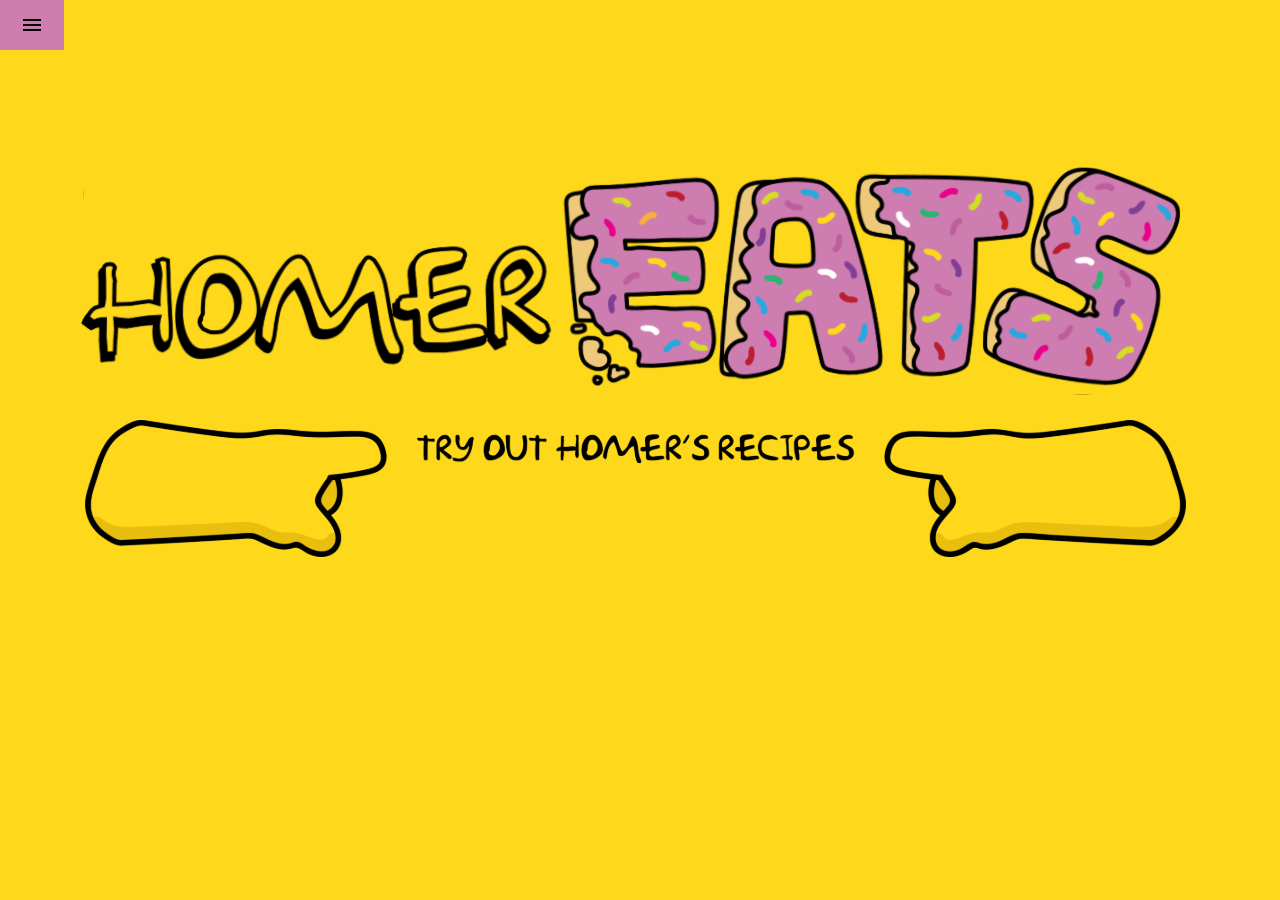
<file: index.html>
<!DOCTYPE html>
<html lang="en">
<head>
    <meta charset="UTF-8">
    <meta name="viewport" content="width=device-width, initial-scale=1.0">
    <link rel="stylesheet" href="stylesheet.css">
    <title>Homer Eats</title>
</head>
<body>
    <header>
      <nav>
            <ul class="sidebar">
                <li onclick=hidesidebar()><a href="#"><svg xmlns="http://www.w3.org/2000/svg" height="24" viewBox="0 -960 960 960" width="24"><path d="m256-200-56-56 224-224-224-224 56-56 224 224 224-224 56 56-224 224 224 224-56 56-224-224-224 224Z"/></svg></a></li>
                <li><a href="index.html">Home</a></li>
                <li><a href="recipes.html">Recipes</a></li>
                <li><a href="askhomer.html">Ask Homer</a></li>
                <li><a href="about.html">About</a></li>
            </ul>
            <ul> 
                <li onclick=showsidebar()><a href="#"><svg xmlns="http://www.w3.org/2000/svg" height="24" viewBox="0 -960 960 960" width="24"><path d="M120-240v-80h720v80H120Zm0-200v-80h720v80H120Zm0-200v-80h720v80H120Z"/></svg></a></li>
            </ul>
        </nav>
        </header>

        <section class="biglogo">
            <img src="./pictures/homereatslogo.svg">
        </section>

        <section class="underlogo">
            <a href="recipes.html"><img src="./pictures/tryoutrecipe1.svg"></a>
        </section>


        <script>
            function showsidebar(){
                const sidebar = document.querySelector('.sidebar')
                sidebar.style.display = "flex"
            }
            function hidesidebar(){
               const sidebar = document.querySelector('.sidebar')
                sidebar.style.display = "none" 
            }
        </script>
</body>
</html>
</file>
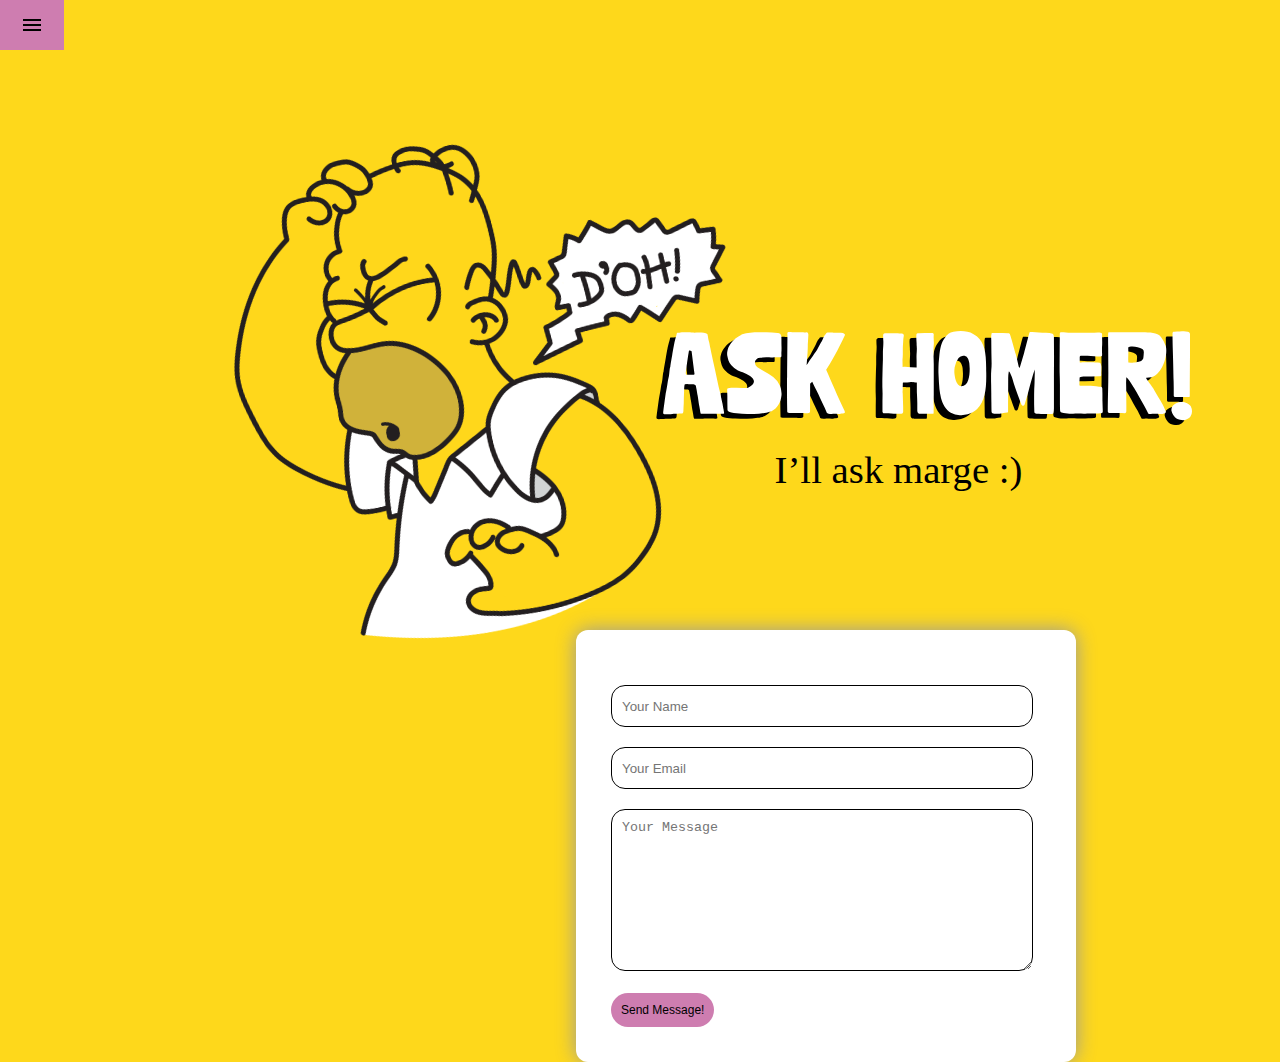
<file: askhomer.html>
<!DOCTYPE html>
<html lang="en">
<head>
    <meta charset="UTF-8">
    <meta name="viewport" content="width=device-width, initial-scale=1.0">
    <link rel="stylesheet" href="stylesheet-askhomer.css">
    <title>Homer Eats</title>
    <style></style>
</head>
<body>
    <header>
      <nav>
            <ul class="sidebar">
                <li onclick=hidesidebar()><a href="#"><svg xmlns="http://www.w3.org/2000/svg" height="24" viewBox="0 -960 960 960" width="24"><path d="m256-200-56-56 224-224-224-224 56-56 224 224 224-224 56 56-224 224 224 224-56 56-224-224-224 224Z"/></svg></a></li>
                <li><a href="index.html">Home</a></li>
                <li><a href="recipes.html">Recipes</a></li>
                <li><a href="askhomer.html">Ask Homer</a></li>
                <li><a href="about.html">About</a></li>
            </ul>
            <ul> 
                <li onclick=showsidebar()><a href="#"><svg xmlns="http://www.w3.org/2000/svg" height="24" viewBox="0 -960 960 960" width="24"><path d="M120-240v-80h720v80H120Zm0-200v-80h720v80H120Zm0-200v-80h720v80H120Z"/></svg></a></li>
            </ul>
        </nav>
        </header>


        <div class="bighomer-entirety">
           

            <div class="biglogo">
                <img src="./pictures/askhomerlogo.svg"></div>


            <div class="contact-box">
                
                <form>
                    <input type="text" class="input-field" placeholder="Your Name">

                    <input type="text" class="input-field" placeholder="Your Email">

                    <textarea type="text" class="input-field texarea-field" placeholder="Your Message"></textarea>

                    <button type="button" class="btn">Send Message!</button>
                </form>
            </div>

        </div> 
            


        <script>
            function showsidebar(){
                const sidebar = document.querySelector('.sidebar')
                sidebar.style.display = "flex"
            }
            function hidesidebar(){
               const sidebar = document.querySelector('.sidebar')
                sidebar.style.display = "none" 
            }
         
        </script>
</body>
</html>
</file>
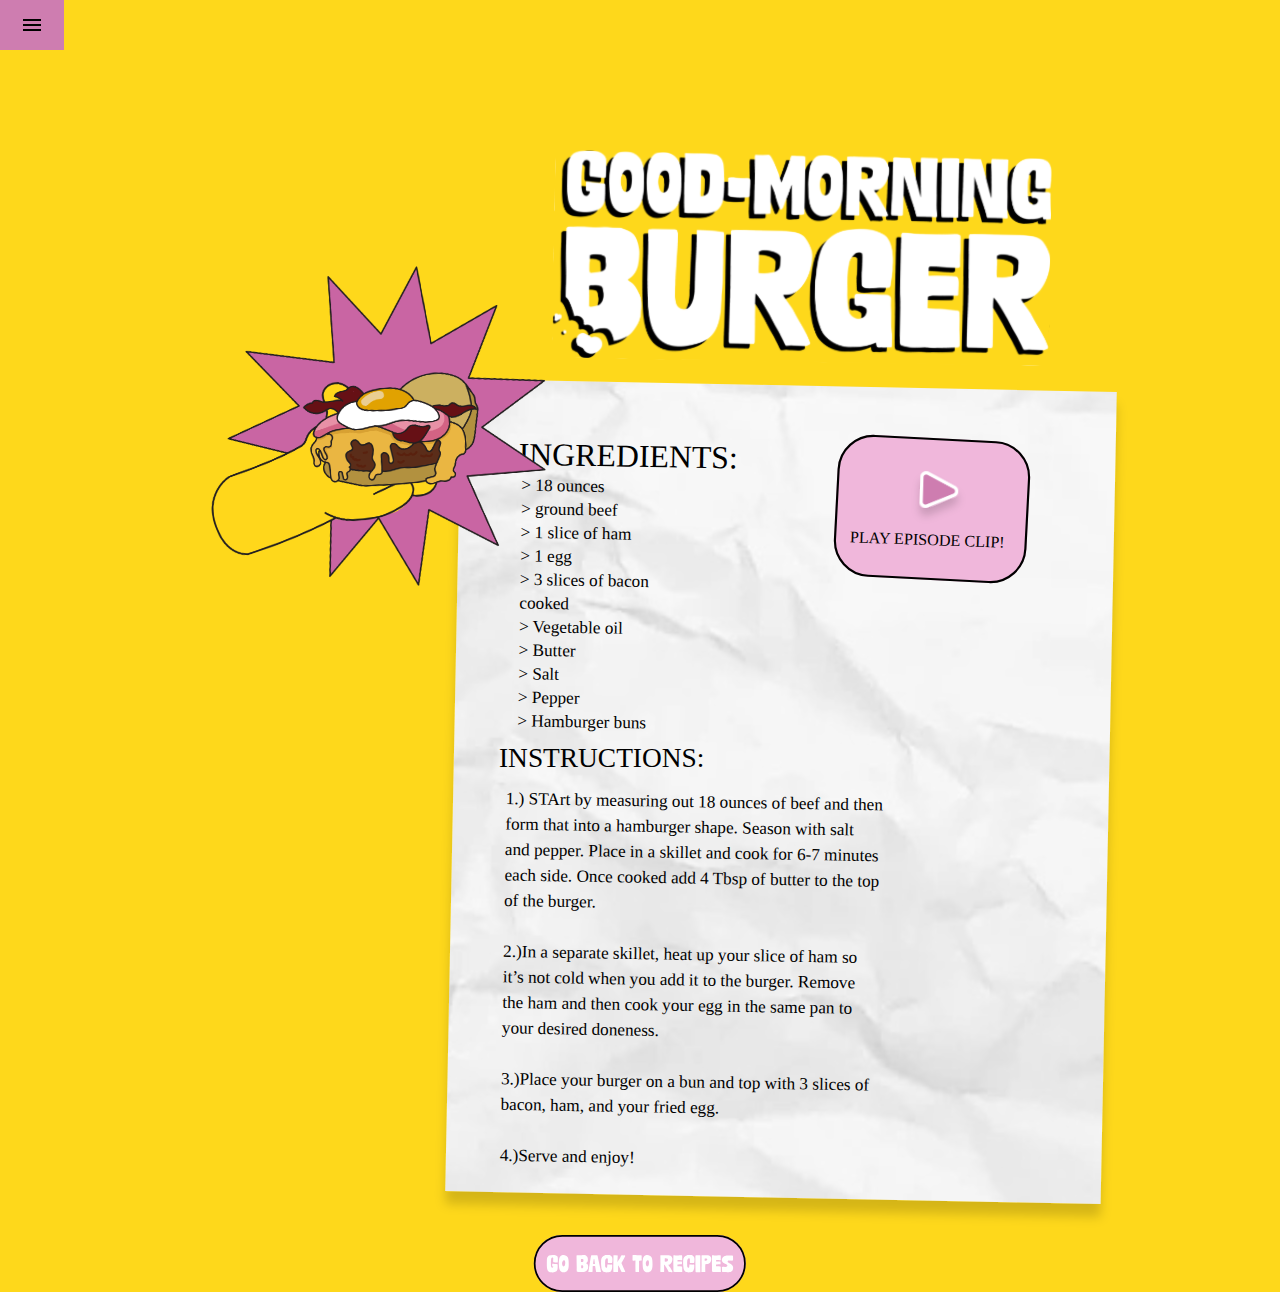
<file: contentpage1.html>
<!DOCTYPE html>
<html lang="en">
<head>
    <meta charset="UTF-8">
    <meta name="viewport" content="width=device-width, initial-scale=1.0">
    <link rel="stylesheet" href="stylesheet-contentpage1.css">
    <title>Homer Eats</title>
    <style></style>
</head>
<body>
    <header>
      <nav>
            <ul class="sidebar">
                <li onclick=hidesidebar()><a href="#"><svg xmlns="http://www.w3.org/2000/svg" height="24" viewBox="0 -960 960 960" width="24"><path d="m256-200-56-56 224-224-224-224 56-56 224 224 224-224 56 56-224 224 224 224-56 56-224-224-224 224Z"/></svg></a></li>
                <li><a href="index.html">Home</a></li>
                <li><a href="recipes.html">Recipes</a></li>
                <li><a href="askhomer.html">Ask Homer</a></li>
                <li><a href="about.html">About</a></li>
            </ul>
            <ul> 
                <li onclick=showsidebar()><a href="#"><svg xmlns="http://www.w3.org/2000/svg" height="24" viewBox="0 -960 960 960" width="24"><path d="M120-240v-80h720v80H120Zm0-200v-80h720v80H120Zm0-200v-80h720v80H120Z"/></svg></a></li>
            </ul>
        </nav>
        </header>


       <div class="entirecontent-gmb">

            
            <div class="big-logo">

            <img src="./pictures/biglogogmb.svg"></div>



            <div class="button1">

            <a href="https://youtu.be/4DcR3MsI0us?si=JlYbn5VAvswkqbty"> <img src="./pictures/playepisodebutton.svg"></div></a>
        
        
        


            <div class="big-img">

            <img src="./pictures/BIGgmb.svg"></div>
        
       

        

            <div class="recipe-list">

            <img src="./pictures/gmblist2.svg"></div>


            <div class="goback">
            <a href="recipes.html"><img src="./pictures/gobackbutton.svg"></div></a>


        </div> 
            


        <script>
            function showsidebar(){
                const sidebar = document.querySelector('.sidebar')
                sidebar.style.display = "flex"
            }
            function hidesidebar(){
               const sidebar = document.querySelector('.sidebar')
                sidebar.style.display = "none" 
            }
         
        </script>
</body>
</html>
</file>
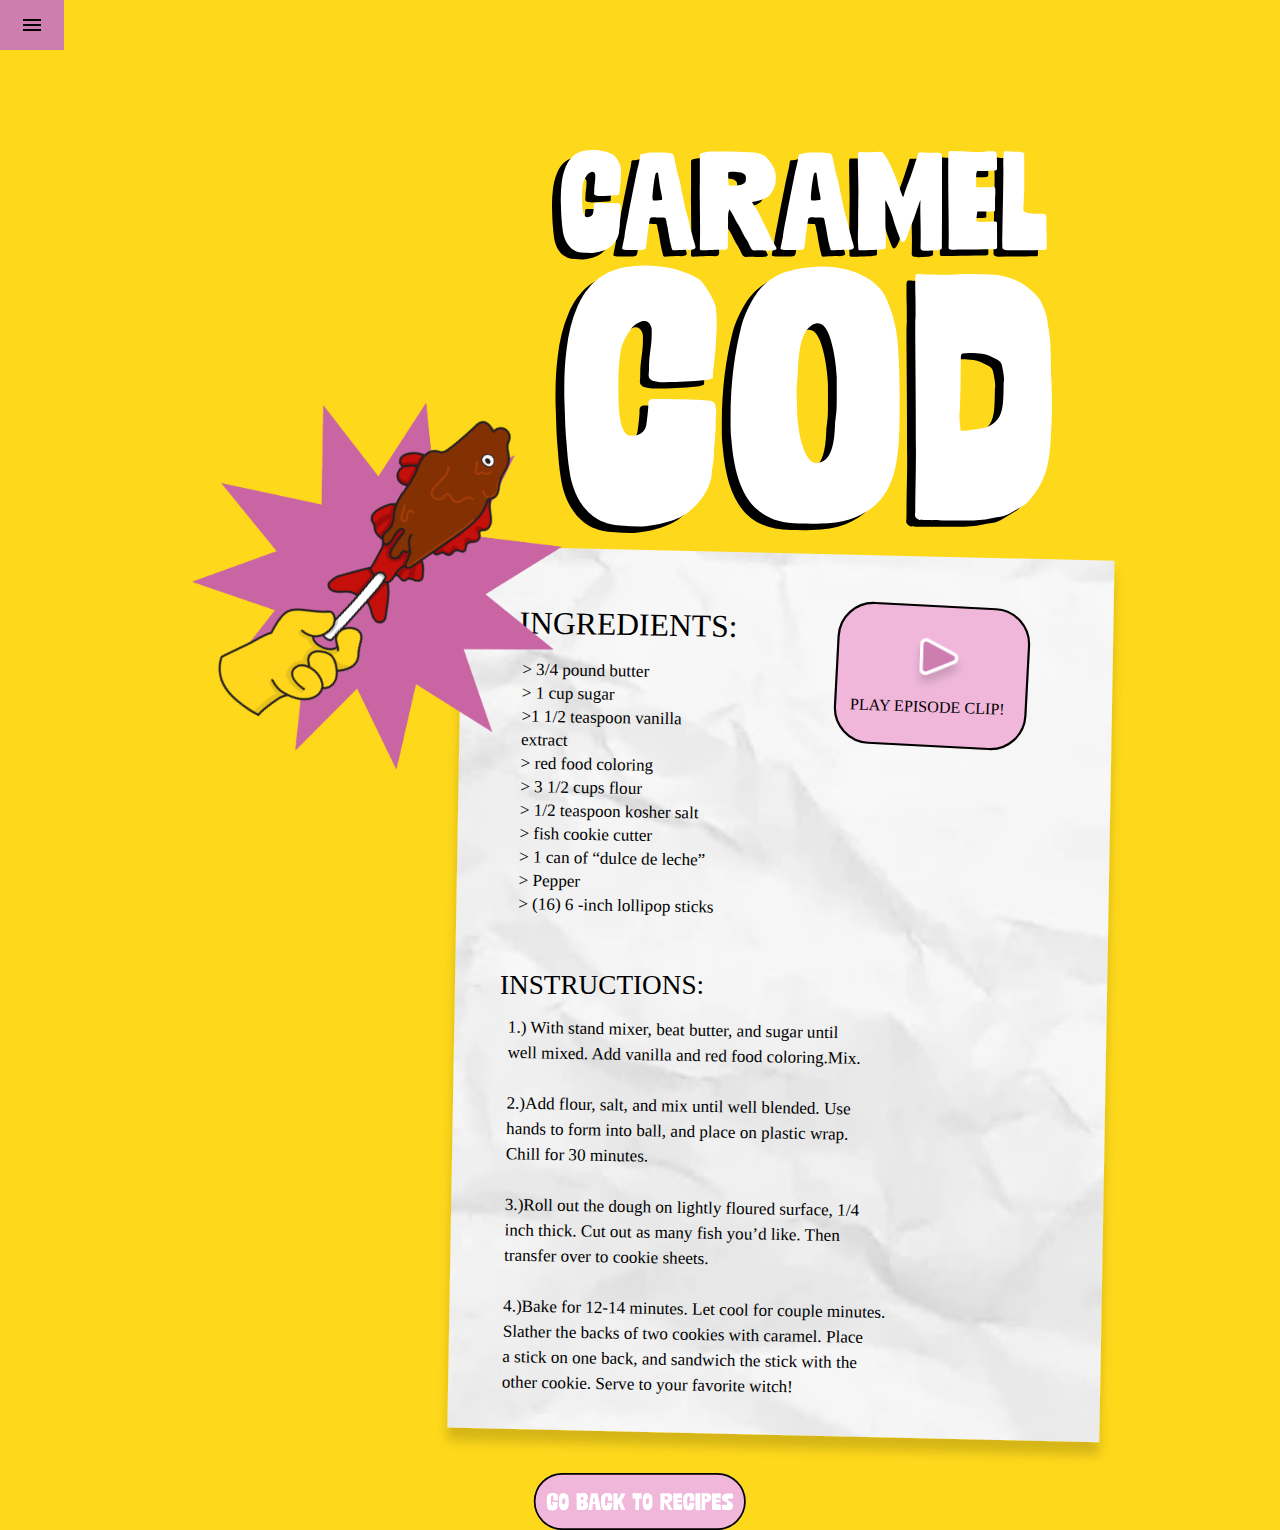
<file: contentpage2.html>
<!DOCTYPE html>
<html lang="en">
<head>
    <meta charset="UTF-8">
    <meta name="viewport" content="width=device-width, initial-scale=1.0">
    <link rel="stylesheet" href="stylesheet-contentpage2.css">
    <title>Homer Eats</title>
    <style></style>
</head>
<body>
    <header>
      <nav>
            <ul class="sidebar">
                <li onclick=hidesidebar()><a href="#"><svg xmlns="http://www.w3.org/2000/svg" height="24" viewBox="0 -960 960 960" width="24"><path d="m256-200-56-56 224-224-224-224 56-56 224 224 224-224 56 56-224 224 224 224-56 56-224-224-224 224Z"/></svg></a></li>
                <li><a href="index.html">Home</a></li>
                <li><a href="recipes.html">Recipes</a></li>
                <li><a href="askhomer.html">Ask Homer</a></li>
                <li><a href="about.html">About</a></li>
            </ul>
            <ul> 
                <li onclick=showsidebar()><a href="#"><svg xmlns="http://www.w3.org/2000/svg" height="24" viewBox="0 -960 960 960" width="24"><path d="M120-240v-80h720v80H120Zm0-200v-80h720v80H120Zm0-200v-80h720v80H120Z"/></svg></a></li>
            </ul>
        </nav>
        </header>


       <div class="entirecontent-gmb">

            
            <div class="big-logo">

            <img src="./pictures/cclogo.svg"></div>



            <div class="button1">

            <img src="./pictures/playepisodebutton.svg"></div>
        
        
        


            <div class="big-img">

            <img src="./pictures/cc1.svg"></div>
        
       

        

            <div class="recipe-list">

            <img src="./pictures/cclist.svg"></div>


            <div class="goback">
            <a href="recipes.html"><img src="./pictures/gobackbutton.svg"></div></a>


        </div> 
            


        <script>
            function showsidebar(){
                const sidebar = document.querySelector('.sidebar')
                sidebar.style.display = "flex"
            }
            function hidesidebar(){
               const sidebar = document.querySelector('.sidebar')
                sidebar.style.display = "none" 
            }
         
        </script>
</body>
</html>
</file>
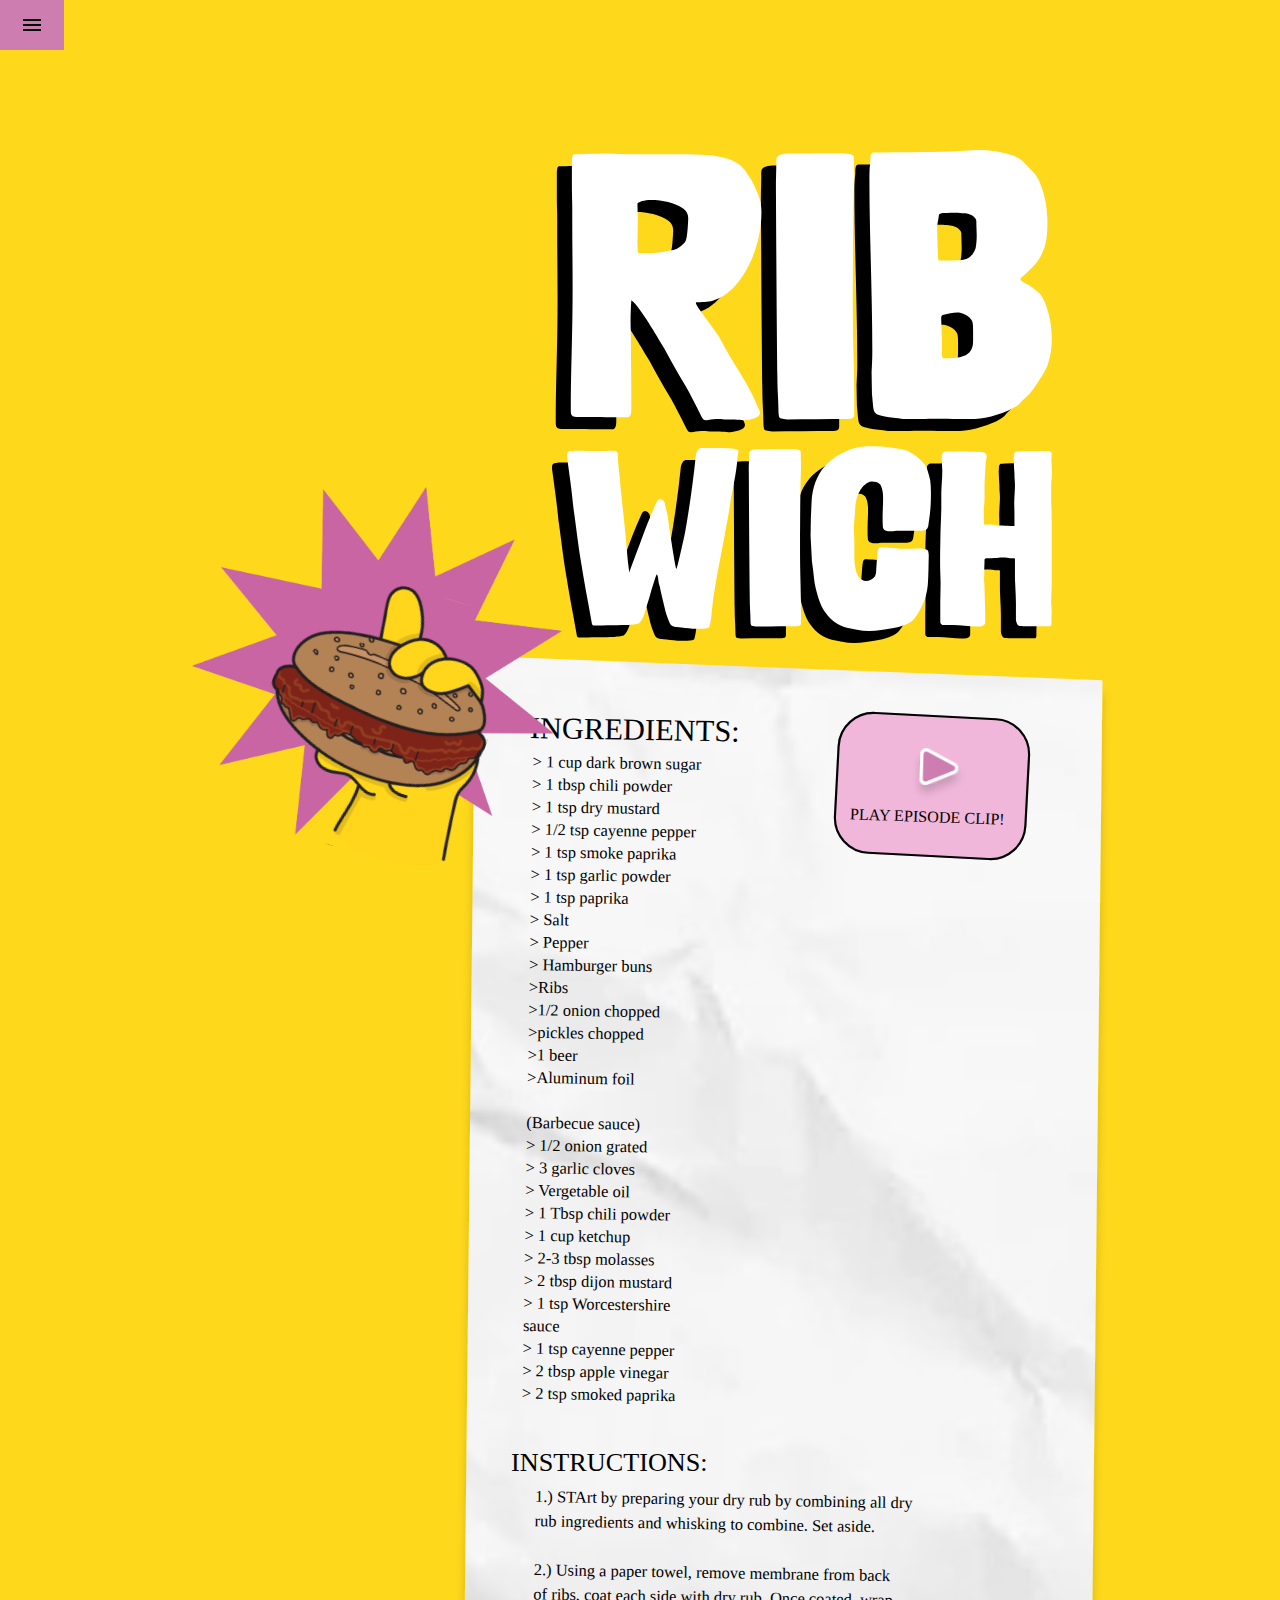
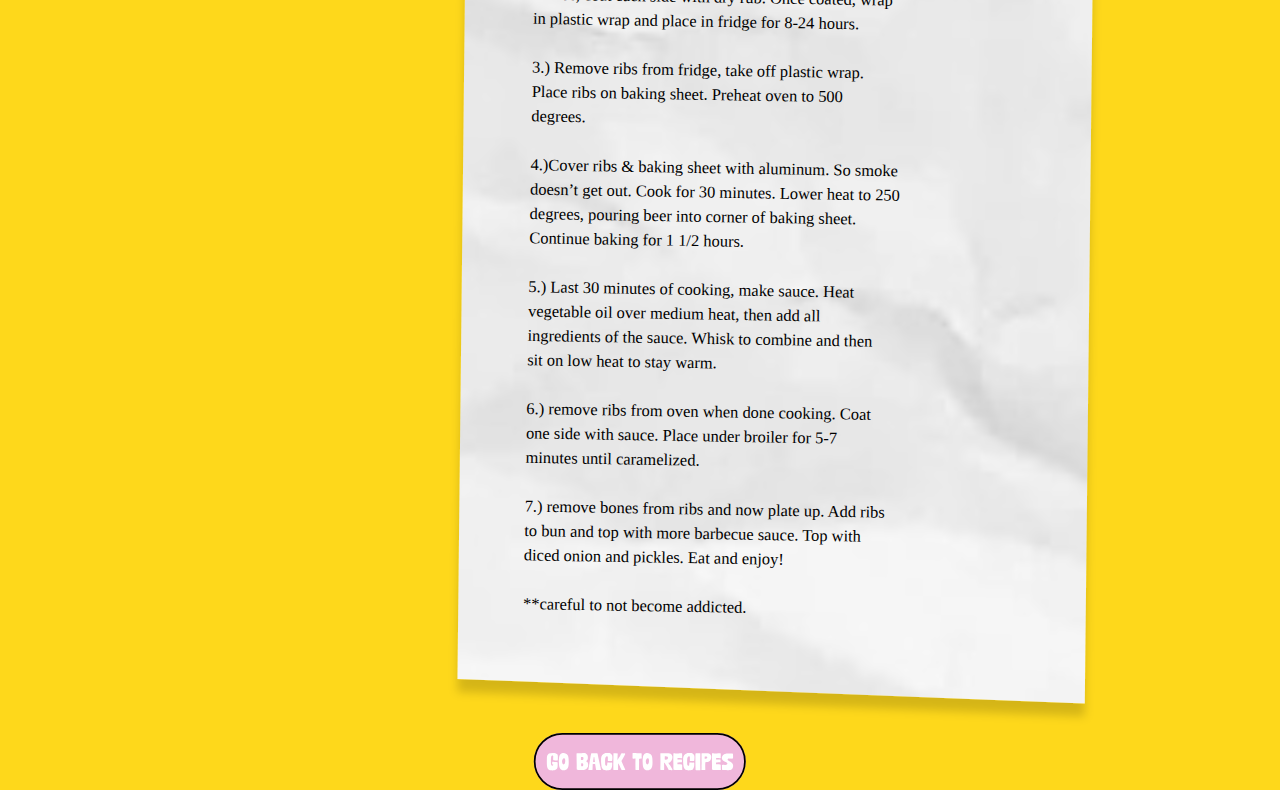
<file: contentpage3.html>
<!DOCTYPE html>
<html lang="en">
<head>
    <meta charset="UTF-8">
    <meta name="viewport" content="width=device-width, initial-scale=1.0">
    <link rel="stylesheet" href="stylesheet-contentpage3.css">
    <title>Homer Eats</title>
    <style></style>
</head>
<body>
    <header>
      <nav>
            <ul class="sidebar">
                <li onclick=hidesidebar()><a href="#"><svg xmlns="http://www.w3.org/2000/svg" height="24" viewBox="0 -960 960 960" width="24"><path d="m256-200-56-56 224-224-224-224 56-56 224 224 224-224 56 56-224 224 224 224-56 56-224-224-224 224Z"/></svg></a></li>
                <li><a href="index.html">Home</a></li>
                <li><a href="recipes.html">Recipes</a></li>
                <li><a href="askhomer.html">Ask Homer</a></li>
                <li><a href="about.html">About</a></li>
            </ul>
            <ul> 
                <li onclick=showsidebar()><a href="#"><svg xmlns="http://www.w3.org/2000/svg" height="24" viewBox="0 -960 960 960" width="24"><path d="M120-240v-80h720v80H120Zm0-200v-80h720v80H120Zm0-200v-80h720v80H120Z"/></svg></a></li>
            </ul>
        </nav>
        </header>


       <div class="entirecontent-gmb">

            
            <div class="big-logo">

            <img src="./pictures/rwlogo.svg"></div>



            <div class="button1">

            <img src="./pictures/playepisodebutton.svg"></div>
        
        
        


            <div class="big-img">

            <img src="./pictures/rw1.svg"></div>
        
       

        

            <div class="recipe-list">

            <img src="./pictures/rwlist.svg"></div>


            <div class="goback">
            <a href="recipes.html"><img src="./pictures/gobackbutton.svg"></div></a>


        </div> 
            


        <script>
            function showsidebar(){
                const sidebar = document.querySelector('.sidebar')
                sidebar.style.display = "flex"
            }
            function hidesidebar(){
               const sidebar = document.querySelector('.sidebar')
                sidebar.style.display = "none" 
            }
         
        </script>
</body>
</html>
</file>
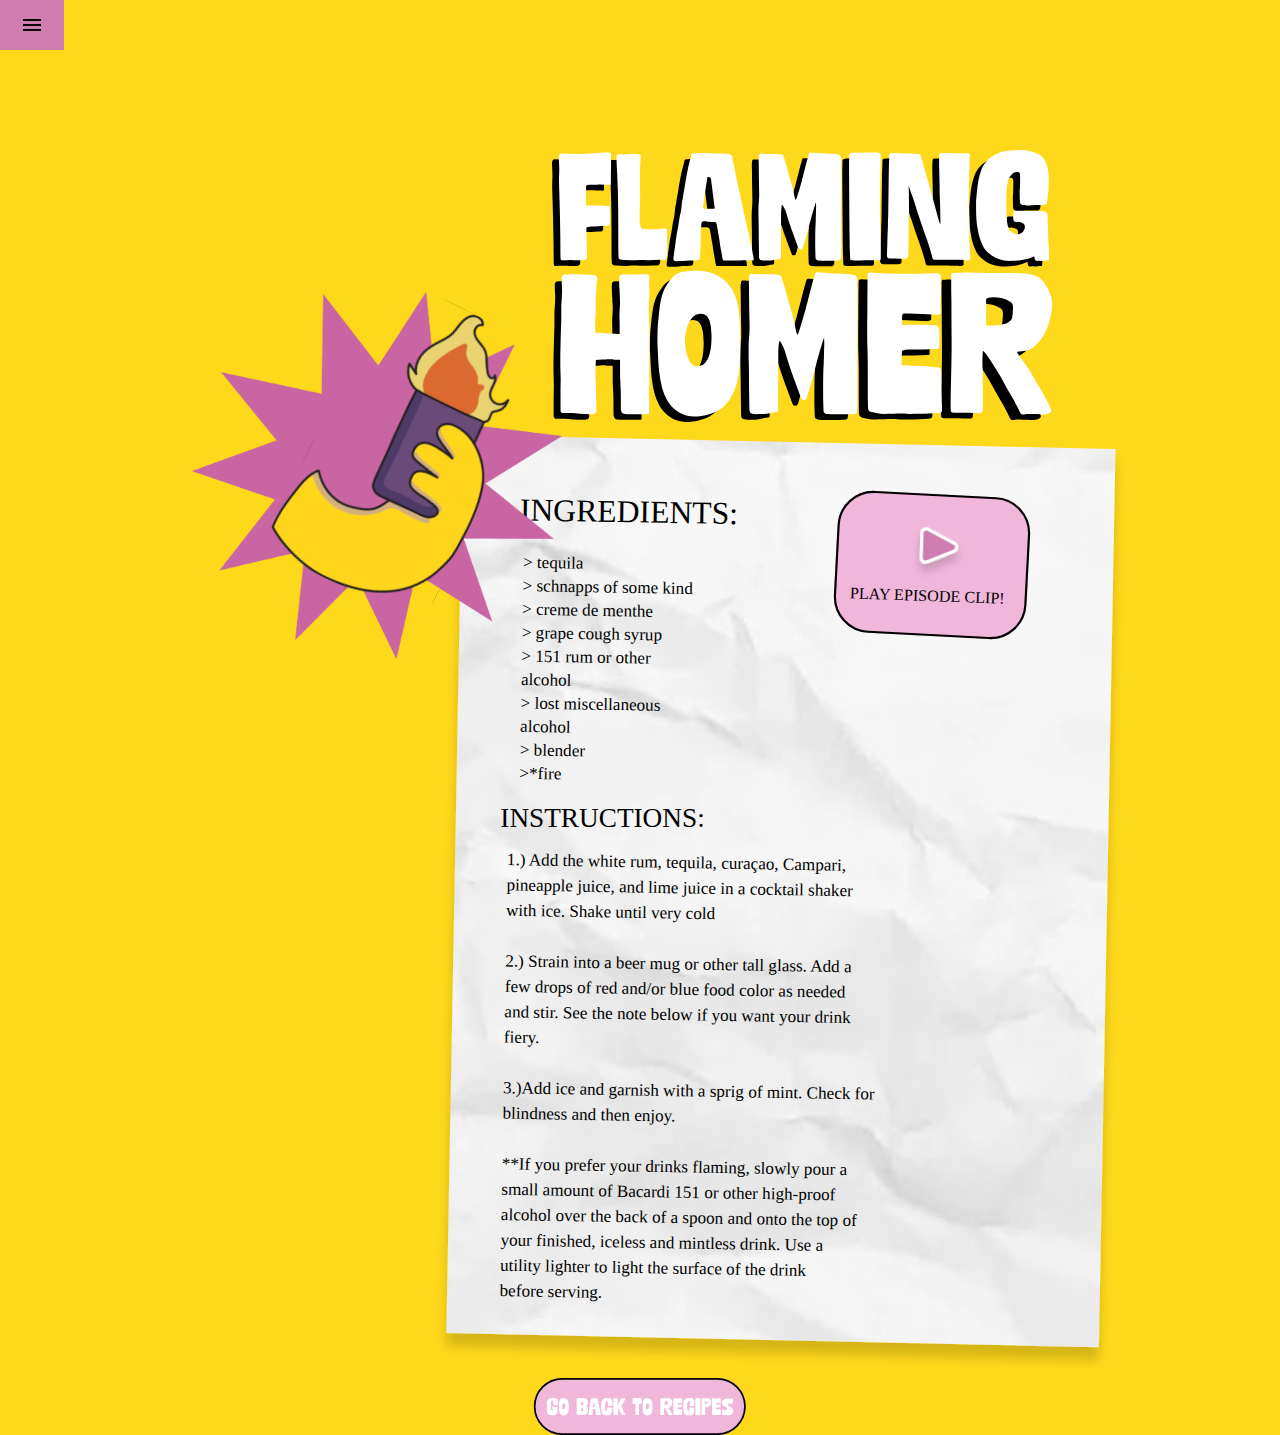
<file: contentpage4.html>
<!DOCTYPE html>
<html lang="en">
<head>
    <meta charset="UTF-8">
    <meta name="viewport" content="width=device-width, initial-scale=1.0">
    <link rel="stylesheet" href="stylesheet-contentpage4.css">
    <title>Homer Eats</title>
    <style></style>
</head>
<body>
    <header>
      <nav>
            <ul class="sidebar">
                <li onclick=hidesidebar()><a href="#"><svg xmlns="http://www.w3.org/2000/svg" height="24" viewBox="0 -960 960 960" width="24"><path d="m256-200-56-56 224-224-224-224 56-56 224 224 224-224 56 56-224 224 224 224-56 56-224-224-224 224Z"/></svg></a></li>
                <li><a href="index.html">Home</a></li>
                <li><a href="recipes.html">Recipes</a></li>
                <li><a href="askhomer.html">Ask Homer</a></li>
                <li><a href="about.html">About</a></li>
            </ul>
            <ul> 
                <li onclick=showsidebar()><a href="#"><svg xmlns="http://www.w3.org/2000/svg" height="24" viewBox="0 -960 960 960" width="24"><path d="M120-240v-80h720v80H120Zm0-200v-80h720v80H120Zm0-200v-80h720v80H120Z"/></svg></a></li>
            </ul>
        </nav>
        </header>


       <div class="entirecontent-gmb">

            
            <div class="big-logo">

            <img src="./pictures/fmlogo.svg"></div>



            <div class="button1">

            <img src="./pictures/playepisodebutton.svg"></div>
        
        
        


            <div class="big-img">

            <img src="./pictures/fm1.svg"></div>
        
       

        

            <div class="recipe-list">

            <img src="./pictures/fhlist.svg"></div>


            <div class="goback">
            <a href="recipes.html"><img src="./pictures/gobackbutton.svg"></div></a>


        </div> 
            


        <script>
            function showsidebar(){
                const sidebar = document.querySelector('.sidebar')
                sidebar.style.display = "flex"
            }
            function hidesidebar(){
               const sidebar = document.querySelector('.sidebar')
                sidebar.style.display = "none" 
            }
         
        </script>
</body>
</html>
</file>
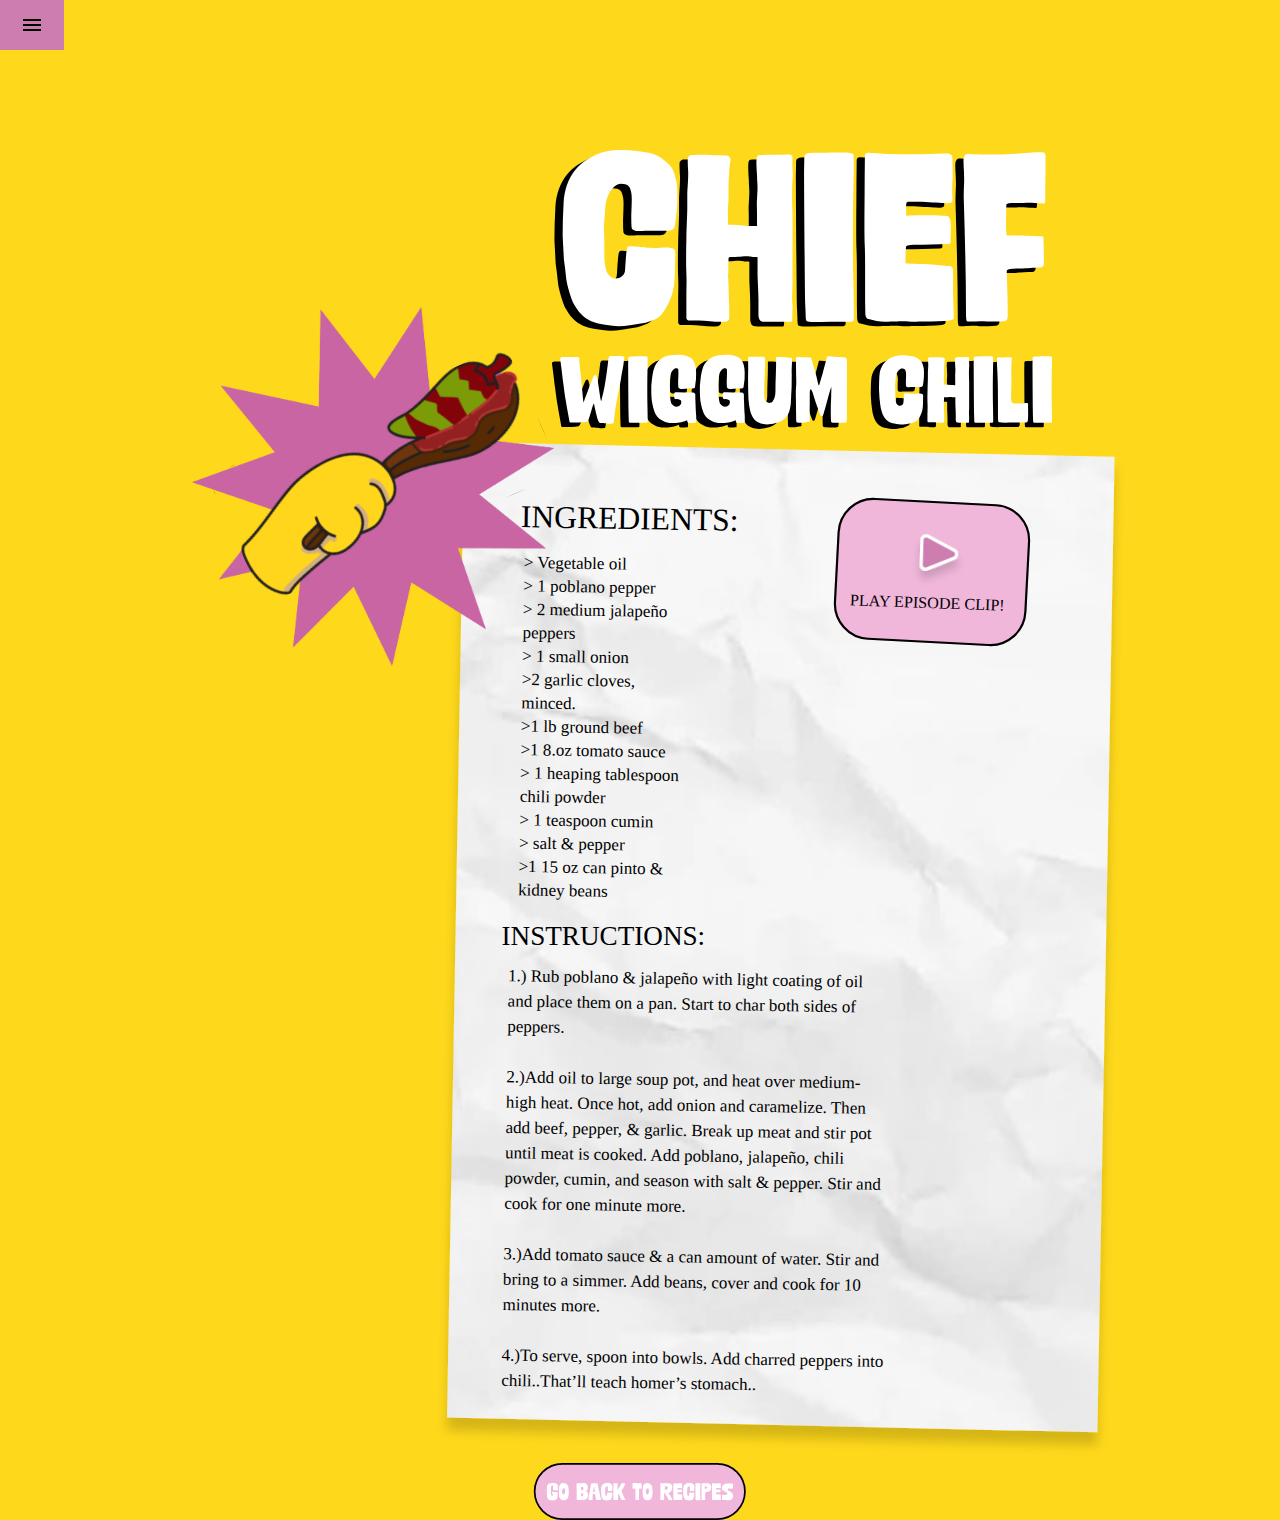
<file: contentpage5.html>
<!DOCTYPE html>
<html lang="en">
<head>
    <meta charset="UTF-8">
    <meta name="viewport" content="width=device-width, initial-scale=1.0">
    <link rel="stylesheet" href="stylesheet-contentpage5.css">
    <title>Homer Eats</title>
    <style></style>
</head>
<body>
    <header>
      <nav>
            <ul class="sidebar">
                <li onclick=hidesidebar()><a href="#"><svg xmlns="http://www.w3.org/2000/svg" height="24" viewBox="0 -960 960 960" width="24"><path d="m256-200-56-56 224-224-224-224 56-56 224 224 224-224 56 56-224 224 224 224-56 56-224-224-224 224Z"/></svg></a></li>
                <li><a href="index.html">Home</a></li>
                <li><a href="recipes.html">Recipes</a></li>
                <li><a href="askhomer.html">Ask Homer</a></li>
                <li><a href="about.html">About</a></li>
            </ul>
            <ul> 
                <li onclick=showsidebar()><a href="#"><svg xmlns="http://www.w3.org/2000/svg" height="24" viewBox="0 -960 960 960" width="24"><path d="M120-240v-80h720v80H120Zm0-200v-80h720v80H120Zm0-200v-80h720v80H120Z"/></svg></a></li>
            </ul>
        </nav>
        </header>


       <div class="entirecontent-gmb">

            
            <div class="big-logo">

            <img src="./pictures/cwlogo.svg"></div>



            <div class="button1">

            <img src="./pictures/playepisodebutton.svg"></div>
        
        
        


            <div class="big-img">

            <img src="./pictures/cw1.svg"></div>
        
       

        

            <div class="recipe-list">

            <img src="./pictures/cwlist.svg"></div>


            <div class="goback">
            <a href="recipes.html"><img src="./pictures/gobackbutton.svg"></div></a>


        </div> 
            


        <script>
            function showsidebar(){
                const sidebar = document.querySelector('.sidebar')
                sidebar.style.display = "flex"
            }
            function hidesidebar(){
               const sidebar = document.querySelector('.sidebar')
                sidebar.style.display = "none" 
            }
         
        </script>
</body>
</html>
</file>
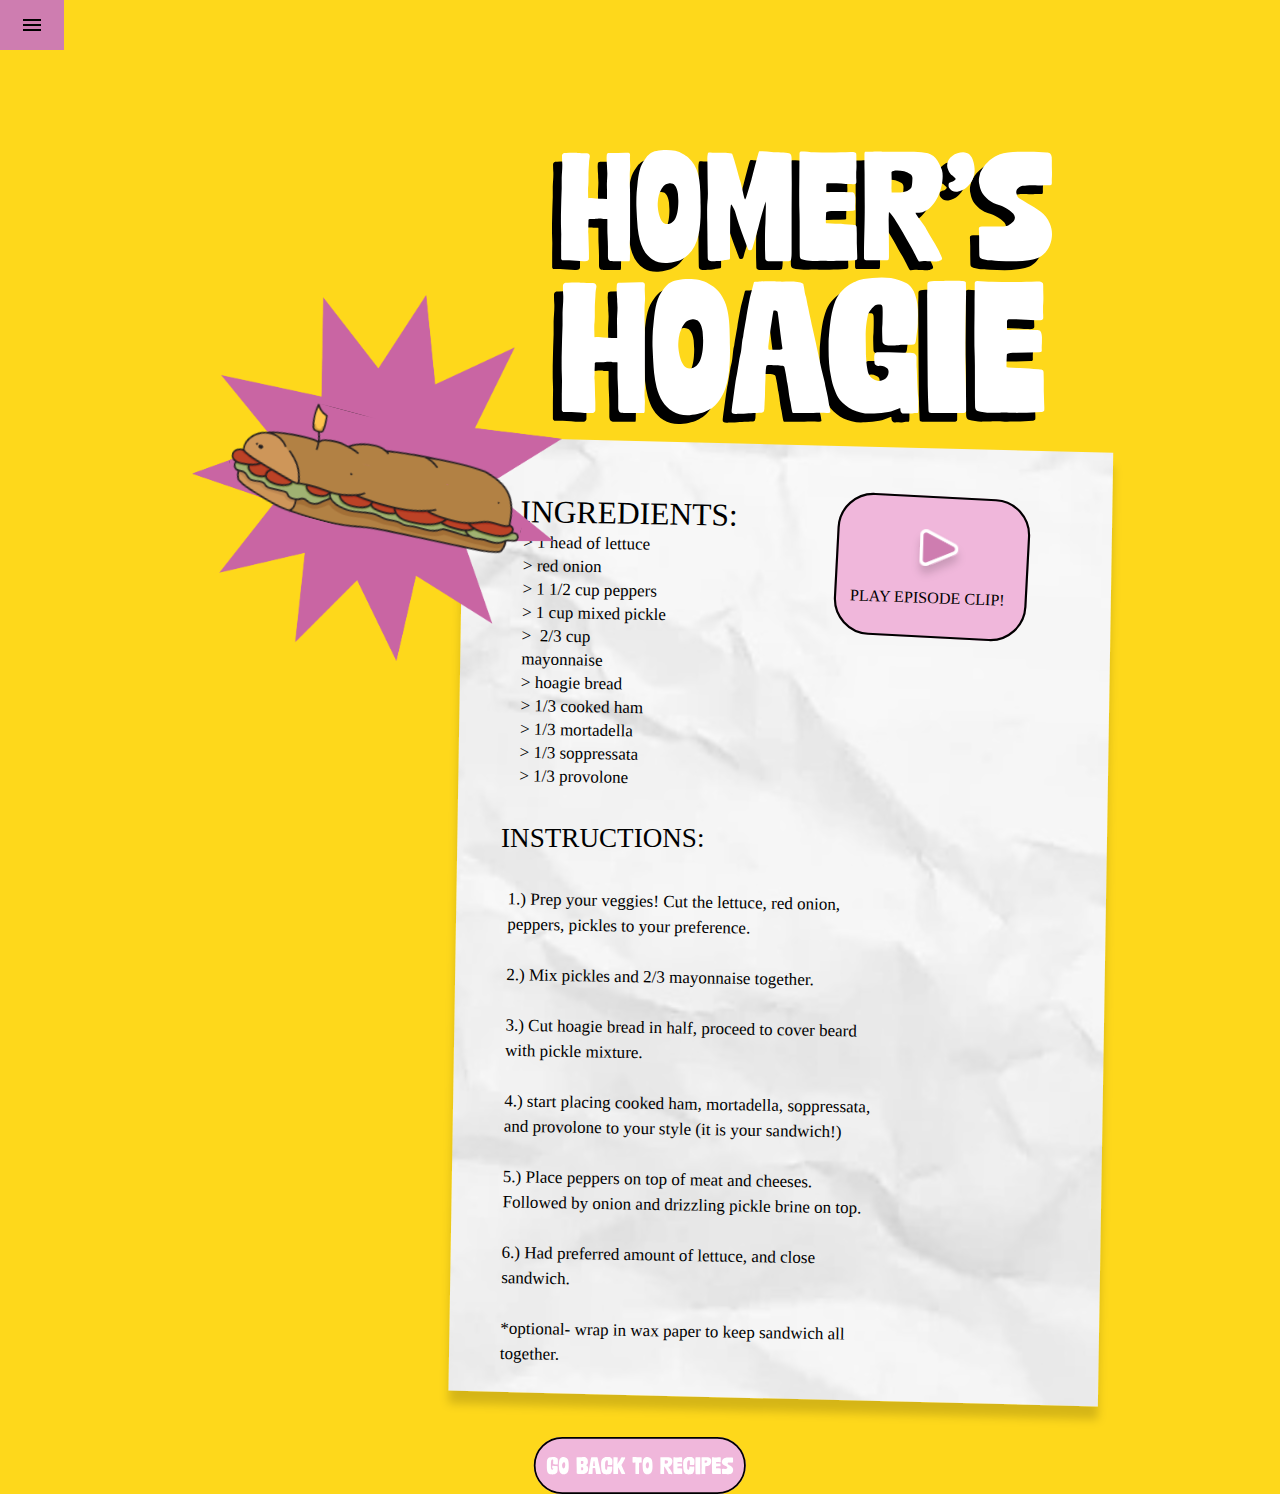
<file: contentpage6.html>
<!DOCTYPE html>
<html lang="en">
<head>
    <meta charset="UTF-8">
    <meta name="viewport" content="width=device-width, initial-scale=1.0">
    <link rel="stylesheet" href="stylesheet-contentpage6.css">
    <title>Homer Eats</title>
    <style></style>
</head>
<body>
    <header>
      <nav>
            <ul class="sidebar">
                <li onclick=hidesidebar()><a href="#"><svg xmlns="http://www.w3.org/2000/svg" height="24" viewBox="0 -960 960 960" width="24"><path d="m256-200-56-56 224-224-224-224 56-56 224 224 224-224 56 56-224 224 224 224-56 56-224-224-224 224Z"/></svg></a></li>
                <li><a href="index.html">Home</a></li>
                <li><a href="recipes.html">Recipes</a></li>
                <li><a href="askhomer.html">Ask Homer</a></li>
                <li><a href="about.html">About</a></li>
            </ul>
            <ul> 
                <li onclick=showsidebar()><a href="#"><svg xmlns="http://www.w3.org/2000/svg" height="24" viewBox="0 -960 960 960" width="24"><path d="M120-240v-80h720v80H120Zm0-200v-80h720v80H120Zm0-200v-80h720v80H120Z"/></svg></a></li>
            </ul>
        </nav>
        </header>


       <div class="entirecontent-gmb">

            
            <div class="big-logo">

            <img src="./pictures/hhlogo.svg"></div>



            <div class="button1">

            <img src="./pictures/playepisodebutton.svg"></div>
        
        
        


            <div class="big-img">

            <img src="./pictures/hh1.svg"></div>
        
       

        

            <div class="recipe-list">

            <img src="./pictures/hslist.svg"></div>


            <div class="goback">
            <a href="recipes.html"><img src="./pictures/gobackbutton.svg"></div></a>


        </div> 
            


        <script>
            function showsidebar(){
                const sidebar = document.querySelector('.sidebar')
                sidebar.style.display = "flex"
            }
            function hidesidebar(){
               const sidebar = document.querySelector('.sidebar')
                sidebar.style.display = "none" 
            }
         
        </script>
</body>
</html>
</file>
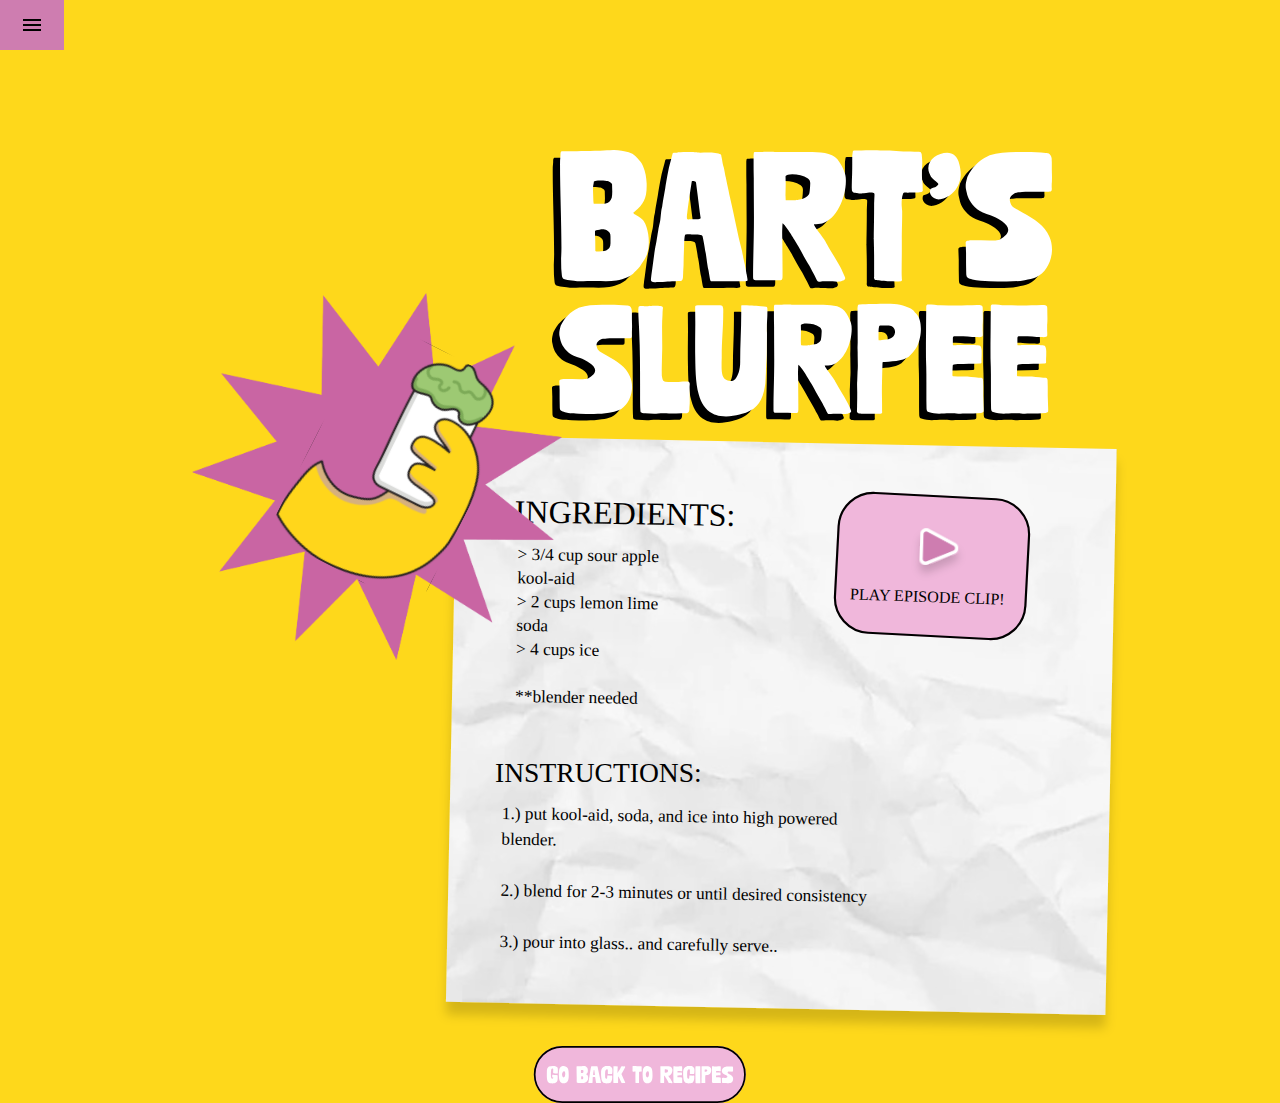
<file: contentpage7.html>
<!DOCTYPE html>
<html lang="en">
<head>
    <meta charset="UTF-8">
    <meta name="viewport" content="width=device-width, initial-scale=1.0">
    <link rel="stylesheet" href="stylesheet-contentpage7.css">
    <title>Homer Eats</title>
    <style></style>
</head>
<body>
    <header>
      <nav>
            <ul class="sidebar">
                <li onclick=hidesidebar()><a href="#"><svg xmlns="http://www.w3.org/2000/svg" height="24" viewBox="0 -960 960 960" width="24"><path d="m256-200-56-56 224-224-224-224 56-56 224 224 224-224 56 56-224 224 224 224-56 56-224-224-224 224Z"/></svg></a></li>
                <li><a href="index.html">Home</a></li>
                <li><a href="recipes.html">Recipes</a></li>
                <li><a href="askhomer.html">Ask Homer</a></li>
                <li><a href="about.html">About</a></li>
            </ul>
            <ul> 
                <li onclick=showsidebar()><a href="#"><svg xmlns="http://www.w3.org/2000/svg" height="24" viewBox="0 -960 960 960" width="24"><path d="M120-240v-80h720v80H120Zm0-200v-80h720v80H120Zm0-200v-80h720v80H120Z"/></svg></a></li>
            </ul>
        </nav>
        </header>


       <div class="entirecontent-gmb">

            
            <div class="big-logo">

            <img src="./pictures/bslogo.svg"></div>



            <div class="button1">

            <img src="./pictures/playepisodebutton.svg"></div>
        
        
        


            <div class="big-img">

            <img src="./pictures/bs1.svg"></div>
        
       

        

            <div class="recipe-list">

            <img src="./pictures/sslist.svg"></div>


            <div class="goback">
            <a href="recipes.html"><img src="./pictures/gobackbutton.svg"></div></a>


        </div> 

               


        <script>
            function showsidebar(){
                const sidebar = document.querySelector('.sidebar')
                sidebar.style.display = "flex"
            }
            function hidesidebar(){
               const sidebar = document.querySelector('.sidebar')
                sidebar.style.display = "none" 
            }
         
        </script>
</body>
</html>
</file>
<file: stylesheet.css>
@font-face {
	font-family: 'Simpsonfont';
	src: url(fonts/Simpsonfont.ttf);
}
*{
	margin: 0;
	padding: 0;
}
body{
	background-color: #FED81B;
	font-family: Simpsonfont;
	font-size: 18px;
	cursor: url(cursor/cursor.png), auto;
}
nav{
	background-color: #FED81B;
}
nav ul{
	width: 100%;
	list-style:none;
	display: flex;
	justify-content: flex-end;
	align-items: center;
}
nav li{
	height: 50px;
}
nav a{
	height: 100%;
	padding: 0 20px;
	text-decoration: none;
	display: flex;
	align-items: center;
	color: #fff;
}
nav a:hover{
	background-color: #CE7DB0;
}
nav li:first-child{
	margin-right: auto;
}
.sidebar{
	position: fixed;
	top: 0;
	height: 100vh;
	width: 250px;
	z-index: 999;
	background-color: #F0B7DB ;
	backdrop-filter: blur(10px);
	box-shadow: -10px 0 10px rgba(0, 0, 0, 0.1);
	display: none;
	flex-direction: column;
	align-items: flex-start;
	justify-content: flex-start;
}
.sidebar li{
	width: 100%;
}

.biglogo img{
	width:86%;
	padding: 100px 50px 10px 80px;
}

.underlogo img{
	width:86%;
	padding: 10px 50px 10px 85px;
}
</file>
<file: stylesheet-askhomer.css>
@font-face {
	font-family: 'Simpsonfont';
	src: url(fonts/Simpsonfont.ttf);
}
*{
	margin: 0;
	padding: 0;
}
body{
	background-color: #FED81B;
	font-family: Simpsonfont;
	font-size: 18px;
	cursor: url(cursor/cursor.png), auto;
}
nav{
	background-color: #FED81B;
}
nav ul{
	width: 100%;
	list-style:none;
	display: flex;
	justify-content: flex-end;
	align-items: center;
}
nav li{
	height: 50px;
}
nav a{
	height: 100%;
	padding: 0 20px;
	text-decoration: none;
	display: flex;
	align-items: center;
	color: #fff;
}
nav a:hover{
	background-color: #CE7DB0;
}
nav li:first-child{
	margin-right: auto;
}
.sidebar{
	position: fixed;
	top: 0;
	height: 100vh;
	width: 250px;
	z-index: 999;
	background-color: #F0B7DB ;
	backdrop-filter: blur(10px);
	box-shadow: -10px 0 10px rgba(0, 0, 0, 0.1);
	display: none;
	flex-direction: column;
	align-items: flex-start;
	justify-content: flex-start;
}
.sidebar li{
	width: 100%;
}


.bighomer-entirety {
	margin: auto;
  	width: 70%;
  	padding: 30px 0px 0px 0px;
}

.biglogo img{
	width: 1000px;
}

.contact-box {
	width: 500px;
	background-color: #FFFFFF;
	box-shadow: 0 0 20px 0 #999;
	top: 70%;
	left: 45%;
	position: absolute;
	border-radius: 12px;
}

form{
	margin: 35px;
}

.input-field{
	width: 400px;
	height: 40px;
	margin-top: 20px;
	padding-left: 10px;
	padding-right: 10px;
	border: 1px solid #000000;
	border-radius: 14px;
	outline: none;
}

.texarea-field{
	height: 150px;
	padding-top: 10px;
}

.btn{
	border-radius: 20px;
	color: #000000;
	margin-top: 18px;
	padding: 10px;
	background-color: #CE7DB0;
	font-size: 12px;
	border: none;
	cursor: pointer;
}
</file>
<file: stylesheet-contentpage1.css>
@font-face {
	font-family: 'Simpsonfont';
	src: url(fonts/Simpsonfont.ttf);
}
*{
	margin: 0;
	padding: 0;
}
body{
	background-color: #FED81B;
	font-family: Simpsonfont;
	font-size: 18px;
	cursor: url(cursor/cursor.png), auto;
}
nav{
	background-color: #FED81B;
}
nav ul{
	width: 100%;
	list-style:none;
	display: flex;
	justify-content: flex-end;
	align-items: center;
}
nav li{
	height: 50px;
}
nav a{
	height: 100%;
	padding: 0 20px;
	text-decoration: none;
	display: flex;
	align-items: center;
	color: #fff;
}
nav a:hover{
	background-color: #CE7DB0;
}
nav li:first-child{
	margin-right: auto;
}
.sidebar{
	position: fixed;
	top: 0;
	height: 100vh;
	width: 250px;
	z-index: 999;
	background-color: #F0B7DB ;
	backdrop-filter: blur(10px);
	box-shadow: -10px 0 10px rgba(0, 0, 0, 0.1);
	display: none;
	flex-direction: column;
	align-items: flex-start;
	justify-content: flex-start;
}
.sidebar li{
	width: 100%;
}


.entirecontent-gmb {
	margin: auto;
  	width: 70%;
  	padding: 30px 0px 0px 0px;
}


.big-logo {
	padding: 70px 0px 23px 360px;
}


.big-logo img{
	width: 500px;
}



.button1 img{
	width: 200px;
	z-index: 40;
	margin-left: 640px;
	margin-top: 40px;
	position: relative;
	cursor: pointer;
}

.big-img img{
	width: 370px;
	z-index: 30;
	margin-top: -600px;
	position: relative;
}

.recipe-list img{
	width: 700px;
	margin-left: 240px;
	margin-top: -230px;
	z-index: 10;
	position: relative;
}

.goback img{
	display: block;
	margin-left: auto;
	margin-right: auto;
	width: 25%;
}
</file>
<file: stylesheet-contentpage2.css>
@font-face {
	font-family: 'Simpsonfont';
	src: url(fonts/Simpsonfont.ttf);
}
*{
	margin: 0;
	padding: 0;
}
body{
	background-color: #FED81B;
	font-family: Simpsonfont;
	font-size: 18px;
	cursor: url(cursor/cursor.png), auto;
}
nav{
	background-color: #FED81B;
}
nav ul{
	width: 100%;
	list-style:none;
	display: flex;
	justify-content: flex-end;
	align-items: center;
}
nav li{
	height: 50px;
}
nav a{
	height: 100%;
	padding: 0 20px;
	text-decoration: none;
	display: flex;
	align-items: center;
	color: #fff;
}
nav a:hover{
	background-color: #CE7DB0;
}
nav li:first-child{
	margin-right: auto;
}
.sidebar{
	position: fixed;
	top: 0;
	height: 100vh;
	width: 250px;
	z-index: 999;
	background-color: #F0B7DB ;
	backdrop-filter: blur(10px);
	box-shadow: -10px 0 10px rgba(0, 0, 0, 0.1);
	display: none;
	flex-direction: column;
	align-items: flex-start;
	justify-content: flex-start;
}
.sidebar li{
	width: 100%;
}


.entirecontent-gmb {
	margin: auto;
  	width: 70%;
  	padding: 30px 0px 0px 0px;
}


.big-logo {
	padding: 70px 0px 23px 360px;
}


.big-logo img{
	width: 500px;
}



.button1 img{
	width: 200px;
	z-index: 40;
	margin-left: 640px;
	margin-top: 40px;
	position: relative;
	cursor: pointer;
}

.big-img img{
	width: 370px;
	z-index: 30;
	margin-top: -600px;
	position: relative;
}

.recipe-list img{
	width: 700px;
	margin-left: 240px;
	margin-top: -230px;
	z-index: 10;
	position: relative;
}


.goback img{
	display: block;
	margin-left: auto;
	margin-right: auto;
	width: 25%;
}
</file>
<file: stylesheet-contentpage3.css>
@font-face {
	font-family: 'Simpsonfont';
	src: url(fonts/Simpsonfont.ttf);
}
*{
	margin: 0;
	padding: 0;
}
body{
	background-color: #FED81B;
	font-family: Simpsonfont;
	font-size: 18px;
	cursor: url(cursor/cursor.png), auto;
}
nav{
	background-color: #FED81B;
}
nav ul{
	width: 100%;
	list-style:none;
	display: flex;
	justify-content: flex-end;
	align-items: center;
}
nav li{
	height: 50px;
}
nav a{
	height: 100%;
	padding: 0 20px;
	text-decoration: none;
	display: flex;
	align-items: center;
	color: #fff;
}
nav a:hover{
	background-color: #CE7DB0;
}
nav li:first-child{
	margin-right: auto;
}
.sidebar{
	position: fixed;
	top: 0;
	height: 100vh;
	width: 250px;
	z-index: 999;
	background-color: #F0B7DB ;
	backdrop-filter: blur(10px);
	box-shadow: -10px 0 10px rgba(0, 0, 0, 0.1);
	display: none;
	flex-direction: column;
	align-items: flex-start;
	justify-content: flex-start;
}
.sidebar li{
	width: 100%;
}


.entirecontent-gmb {
	margin: auto;
  	width: 70%;
  	padding: 30px 0px 0px 0px;
}


.big-logo {
	padding: 70px 0px 23px 360px;
}


.big-logo img{
	width: 500px;
}



.button1 img{
	width: 200px;
	z-index: 40;
	margin-left: 640px;
	margin-top: 40px;
	position: relative;
	cursor: pointer;
}

.big-img img{
	width: 370px;
	z-index: 30;
	margin-top: -600px;
	position: relative;
}

.recipe-list img{
	width: 700px;
	margin-left: 240px;
	margin-top: -230px;
	z-index: 10;
	position: relative;
}

.goback img{
	display: block;
	margin-left: auto;
	margin-right: auto;
	width: 25%;
}
</file>
<file: stylesheet-contentpage4.css>
@font-face {
	font-family: 'Simpsonfont';
	src: url(fonts/Simpsonfont.ttf);
}
*{
	margin: 0;
	padding: 0;
}
body{
	background-color: #FED81B;
	font-family: Simpsonfont;
	font-size: 18px;
	cursor: url(cursor/cursor.png), auto;
}
nav{
	background-color: #FED81B;
}
nav ul{
	width: 100%;
	list-style:none;
	display: flex;
	justify-content: flex-end;
	align-items: center;
}
nav li{
	height: 50px;
}
nav a{
	height: 100%;
	padding: 0 20px;
	text-decoration: none;
	display: flex;
	align-items: center;
	color: #fff;
}
nav a:hover{
	background-color: #CE7DB0;
}
nav li:first-child{
	margin-right: auto;
}
.sidebar{
	position: fixed;
	top: 0;
	height: 100vh;
	width: 250px;
	z-index: 999;
	background-color: #F0B7DB ;
	backdrop-filter: blur(10px);
	box-shadow: -10px 0 10px rgba(0, 0, 0, 0.1);
	display: none;
	flex-direction: column;
	align-items: flex-start;
	justify-content: flex-start;
}
.sidebar li{
	width: 100%;
}


.entirecontent-gmb {
	margin: auto;
  	width: 70%;
  	padding: 30px 0px 0px 0px;
}


.big-logo {
	padding: 70px 0px 23px 360px;
}


.big-logo img{
	width: 500px;
}



.button1 img{
	width: 200px;
	z-index: 40;
	margin-left: 640px;
	margin-top: 40px;
	position: relative;
	cursor: pointer;
}

.big-img img{
	width: 370px;
	z-index: 30;
	margin-top: -600px;
	position: relative;
}

.recipe-list img{
	width: 700px;
	margin-left: 240px;
	margin-top: -230px;
	z-index: 10;
	position: relative;
}

.goback img{
	display: block;
	margin-left: auto;
	margin-right: auto;
	width: 25%;
}
</file>
<file: stylesheet-contentpage5.css>
@font-face {
	font-family: 'Simpsonfont';
	src: url(fonts/Simpsonfont.ttf);
}
*{
	margin: 0;
	padding: 0;
}
body{
	background-color: #FED81B;
	font-family: Simpsonfont;
	font-size: 18px;
	cursor: url(cursor/cursor.png), auto;
}
nav{
	background-color: #FED81B;
}
nav ul{
	width: 100%;
	list-style:none;
	display: flex;
	justify-content: flex-end;
	align-items: center;
}
nav li{
	height: 50px;
}
nav a{
	height: 100%;
	padding: 0 20px;
	text-decoration: none;
	display: flex;
	align-items: center;
	color: #fff;
}
nav a:hover{
	background-color: #CE7DB0;
}
nav li:first-child{
	margin-right: auto;
}
.sidebar{
	position: fixed;
	top: 0;
	height: 100vh;
	width: 250px;
	z-index: 999;
	background-color: #F0B7DB ;
	backdrop-filter: blur(10px);
	box-shadow: -10px 0 10px rgba(0, 0, 0, 0.1);
	display: none;
	flex-direction: column;
	align-items: flex-start;
	justify-content: flex-start;
}
.sidebar li{
	width: 100%;
}


.entirecontent-gmb {
	margin: auto;
  	width: 70%;
  	padding: 30px 0px 0px 0px;
}


.big-logo {
	padding: 70px 0px 23px 360px;
}


.big-logo img{
	width: 500px;
}



.button1 img{
	width: 200px;
	z-index: 40;
	margin-left: 640px;
	margin-top: 40px;
	position: relative;
	cursor: pointer;
}

.big-img img{
	width: 370px;
	z-index: 30;
	margin-top: -600px;
	position: relative;
}

.recipe-list img{
	width: 700px;
	margin-left: 240px;
	margin-top: -230px;
	z-index: 10;
	position: relative;
}


.goback img{
	display: block;
	margin-left: auto;
	margin-right: auto;
	width: 25%;
}
</file>
<file: stylesheet-contentpage6.css>
@font-face {
	font-family: 'Simpsonfont';
	src: url(fonts/Simpsonfont.ttf);
}
*{
	margin: 0;
	padding: 0;
}
body{
	background-color: #FED81B;
	font-family: Simpsonfont;
	font-size: 18px;
	cursor: url(cursor/cursor.png), auto;
}
nav{
	background-color: #FED81B;
}
nav ul{
	width: 100%;
	list-style:none;
	display: flex;
	justify-content: flex-end;
	align-items: center;
}
nav li{
	height: 50px;
}
nav a{
	height: 100%;
	padding: 0 20px;
	text-decoration: none;
	display: flex;
	align-items: center;
	color: #fff;
}
nav a:hover{
	background-color: #CE7DB0;
}
nav li:first-child{
	margin-right: auto;
}
.sidebar{
	position: fixed;
	top: 0;
	height: 100vh;
	width: 250px;
	z-index: 999;
	background-color: #F0B7DB ;
	backdrop-filter: blur(10px);
	box-shadow: -10px 0 10px rgba(0, 0, 0, 0.1);
	display: none;
	flex-direction: column;
	align-items: flex-start;
	justify-content: flex-start;
}
.sidebar li{
	width: 100%;
}


.entirecontent-gmb {
	margin: auto;
  	width: 70%;
  	padding: 30px 0px 0px 0px;
}


.big-logo {
	padding: 70px 0px 23px 360px;
}


.big-logo img{
	width: 500px;
}



.button1 img{
	width: 200px;
	z-index: 40;
	margin-left: 640px;
	margin-top: 40px;
	position: relative;
	cursor: pointer;
}

.big-img img{
	width: 370px;
	z-index: 30;
	margin-top: -600px;
	position: relative;
}

.recipe-list img{
	width: 700px;
	margin-left: 240px;
	margin-top: -230px;
	z-index: 10;
	position: relative;
}


.goback img{
	display: block;
	margin-left: auto;
	margin-right: auto;
	width: 25%;
}
</file>
<file: stylesheet-contentpage7.css>
@font-face {
	font-family: 'Simpsonfont';
	src: url(fonts/Simpsonfont.ttf);
}
*{
	margin: 0;
	padding: 0;
}
body{
	background-color: #FED81B;
	font-family: Simpsonfont;
	font-size: 18px;
	cursor: url(cursor/cursor.png), auto;
}
nav{
	background-color: #FED81B;
}
nav ul{
	width: 100%;
	list-style:none;
	display: flex;
	justify-content: flex-end;
	align-items: center;
}
nav li{
	height: 50px;
}
nav a{
	height: 100%;
	padding: 0 20px;
	text-decoration: none;
	display: flex;
	align-items: center;
	color: #fff;
}
nav a:hover{
	background-color: #CE7DB0;
}
nav li:first-child{
	margin-right: auto;
}
.sidebar{
	position: fixed;
	top: 0;
	height: 100vh;
	width: 250px;
	z-index: 999;
	background-color: #F0B7DB ;
	backdrop-filter: blur(10px);
	box-shadow: -10px 0 10px rgba(0, 0, 0, 0.1);
	display: none;
	flex-direction: column;
	align-items: flex-start;
	justify-content: flex-start;
}
.sidebar li{
	width: 100%;
}


.entirecontent-gmb {
	margin: auto;
  	width: 70%;
  	padding: 30px 0px 0px 0px;
}


.big-logo {
	padding: 70px 0px 23px 360px;
}


.big-logo img{
	width: 500px;
}



.button1 img{
	width: 200px;
	z-index: 40;
	margin-left: 640px;
	margin-top: 40px;
	position: relative;
	cursor: pointer;
}

.big-img img{
	width: 370px;
	z-index: 30;
	margin-top: -600px;
	position: relative;
}

.recipe-list img{
	width: 700px;
	margin-left: 240px;
	margin-top: -230px;
	z-index: 10;
	position: relative;
}


.goback img{
	display: block;
	margin-left: auto;
	margin-right: auto;
	width: 25%;
}
</file>
